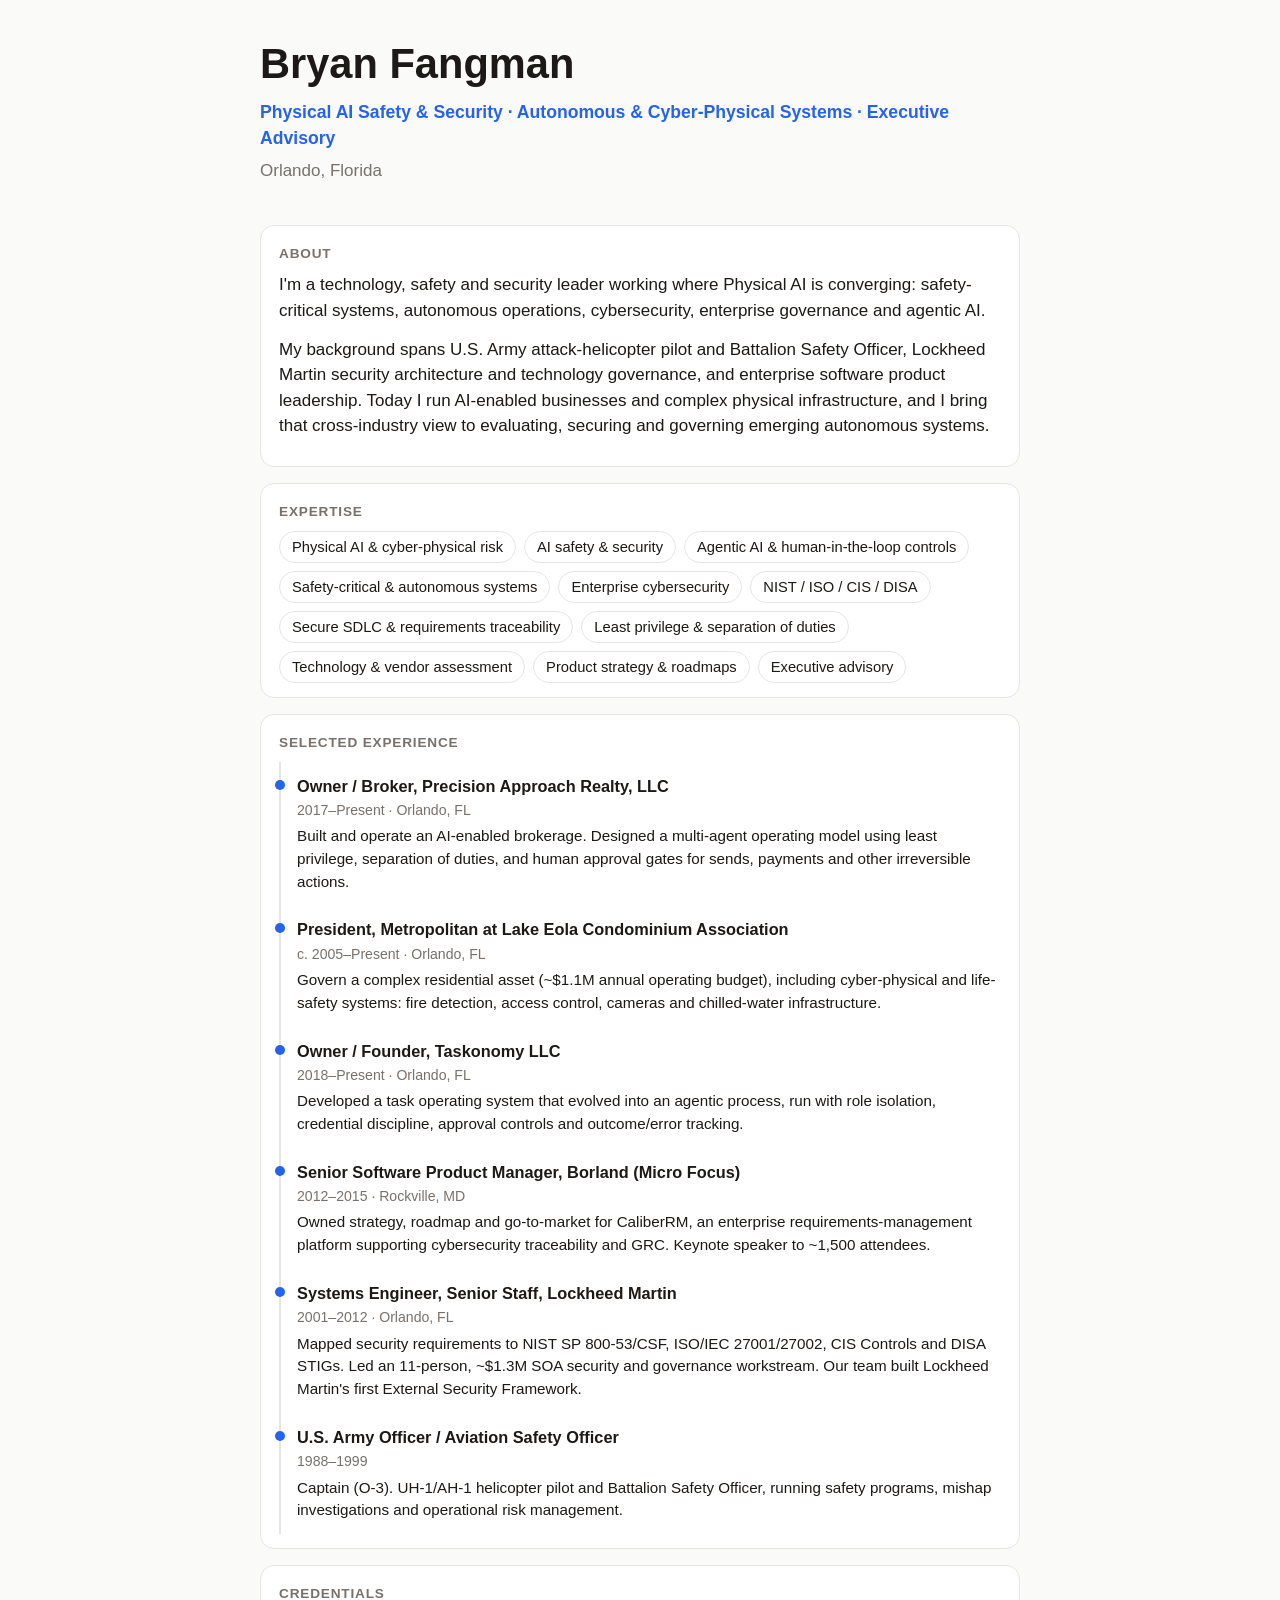
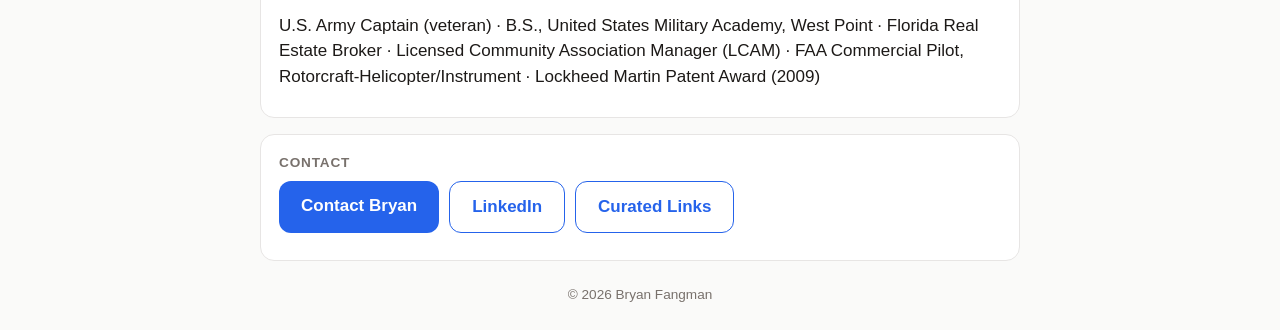
<file: index.html>
<!doctype html>
<html lang="en">
<head>
<meta charset="utf-8">
<meta name="viewport" content="width=device-width,initial-scale=1,viewport-fit=cover">
<title>Bryan Fangman | Physical AI Safety &amp; Security</title>
<meta name="description" content="Bryan Fangman: technology, safety and security leader in Physical AI, AI safety and security, agentic AI controls, and executive advisory.">
<meta property="og:type" content="profile">
<meta property="og:title" content="Bryan Fangman | Physical AI Safety &amp; Security">
<meta property="og:description" content="Safety-critical aviation, Lockheed Martin security architecture, enterprise product leadership, and hands-on agentic AI governance.">
<meta property="og:url" content="https://bryanfangman.com/">
<meta property="og:site_name" content="Bryan Fangman">
<meta name="twitter:card" content="summary">
<meta name="twitter:site" content="@fangmanb">
<meta name="twitter:title" content="Bryan Fangman | Physical AI Safety &amp; Security">
<meta name="twitter:description" content="Safety-critical aviation, Lockheed Martin security architecture, enterprise product leadership, and hands-on agentic AI governance.">
<link rel="canonical" href="https://bryanfangman.com/">
<script type="application/ld+json">
{"@context":"https://schema.org","@type":"Person","name":"Bryan Fangman","url":"https://bryanfangman.com/","jobTitle":"Owner / Broker","worksFor":{"@type":"Organization","name":"Precision Approach Realty, LLC"},"homeLocation":{"@type":"Place","name":"Orlando, Florida"},"alumniOf":{"@type":"CollegeOrUniversity","name":"United States Military Academy, West Point"},"knowsAbout":["Physical AI","AI safety and security","Agentic AI","Safety-critical and autonomous systems","Enterprise cybersecurity"],"sameAs":["https://www.linkedin.com/in/bryanfangman","https://x.com/fangmanb"]}
</script>
<meta name="color-scheme" content="light dark">
<link rel="stylesheet" href="style.css">
</head>
<body>
<header>
<h1>Bryan Fangman</h1>
<p class="headline">Physical AI Safety &amp; Security · Autonomous &amp; Cyber-Physical Systems · Executive Advisory</p>
<p class="sub">Orlando, Florida</p>
</header>
<main>
<section aria-labelledby="about">
<h2 id="about">About</h2>
<p>I'm a technology, safety and security leader working where Physical AI is converging: safety-critical systems, autonomous operations, cybersecurity, enterprise governance and agentic AI.</p>
<p>My background spans U.S. Army attack-helicopter pilot and Battalion Safety Officer, Lockheed Martin security architecture and technology governance, and enterprise software product leadership. Today I run AI-enabled businesses and complex physical infrastructure, and I bring that cross-industry view to evaluating, securing and governing emerging autonomous systems.</p>
</section>
<section aria-labelledby="expertise">
<h2 id="expertise">Expertise</h2>
<ul class="chips">
<li>Physical AI &amp; cyber-physical risk</li><li>AI safety &amp; security</li><li>Agentic AI &amp; human-in-the-loop controls</li><li>Safety-critical &amp; autonomous systems</li><li>Enterprise cybersecurity</li><li>NIST / ISO / CIS / DISA</li><li>Secure SDLC &amp; requirements traceability</li><li>Least privilege &amp; separation of duties</li><li>Technology &amp; vendor assessment</li><li>Product strategy &amp; roadmaps</li><li>Executive advisory</li>
</ul>
</section>
<section aria-labelledby="experience">
<h2 id="experience">Selected experience</h2>
<ol class="tl">
<li><h3>Owner / Broker, Precision Approach Realty, LLC</h3><span class="when">2017–Present · Orlando, FL</span><p>Built and operate an AI-enabled brokerage. Designed a multi-agent operating model using least privilege, separation of duties, and human approval gates for sends, payments and other irreversible actions.</p></li>
<li><h3>President, Metropolitan at Lake Eola Condominium Association</h3><span class="when">c. 2005–Present · Orlando, FL</span><p>Govern a complex residential asset (~$1.1M annual operating budget), including cyber-physical and life-safety systems: fire detection, access control, cameras and chilled-water infrastructure.</p></li>
<li><h3>Owner / Founder, Taskonomy LLC</h3><span class="when">2018–Present · Orlando, FL</span><p>Developed a task operating system that evolved into an agentic process, run with role isolation, credential discipline, approval controls and outcome/error tracking.</p></li>
<li><h3>Senior Software Product Manager, Borland (Micro Focus)</h3><span class="when">2012–2015 · Rockville, MD</span><p>Owned strategy, roadmap and go-to-market for CaliberRM, an enterprise requirements-management platform supporting cybersecurity traceability and GRC. Keynote speaker to ~1,500 attendees.</p></li>
<li><h3>Systems Engineer, Senior Staff, Lockheed Martin</h3><span class="when">2001–2012 · Orlando, FL</span><p>Mapped security requirements to NIST SP 800-53/CSF, ISO/IEC 27001/27002, CIS Controls and DISA STIGs. Led an 11-person, ~$1.3M SOA security and governance workstream. Our team built Lockheed Martin's first External Security Framework.</p></li>
<li><h3>U.S. Army Officer / Aviation Safety Officer</h3><span class="when">1988–1999</span><p>Captain (O-3). UH-1/AH-1 helicopter pilot and Battalion Safety Officer, running safety programs, mishap investigations and operational risk management.</p></li>
</ol>
</section>
<section aria-labelledby="creds">
<h2 id="creds">Credentials</h2>
<p>U.S. Army Captain (veteran) · B.S., United States Military Academy, West Point · Florida Real Estate Broker · Licensed Community Association Manager (LCAM) · FAA Commercial Pilot, Rotorcraft-Helicopter/Instrument · Lockheed Martin Patent Award (2009)</p>
</section>
<section aria-labelledby="contact">
<h2 id="contact">Contact</h2>
<p class="actions"><a class="btn" href="/contact/">Contact Bryan</a> <a class="btn alt" href="https://www.linkedin.com/in/bryanfangman" target="_blank" rel="noopener">LinkedIn</a> <a class="btn alt" href="/links/">Curated Links</a></p>
</section>
</main>
<footer>© 2026 Bryan Fangman</footer>
</body>
</html>
</file>
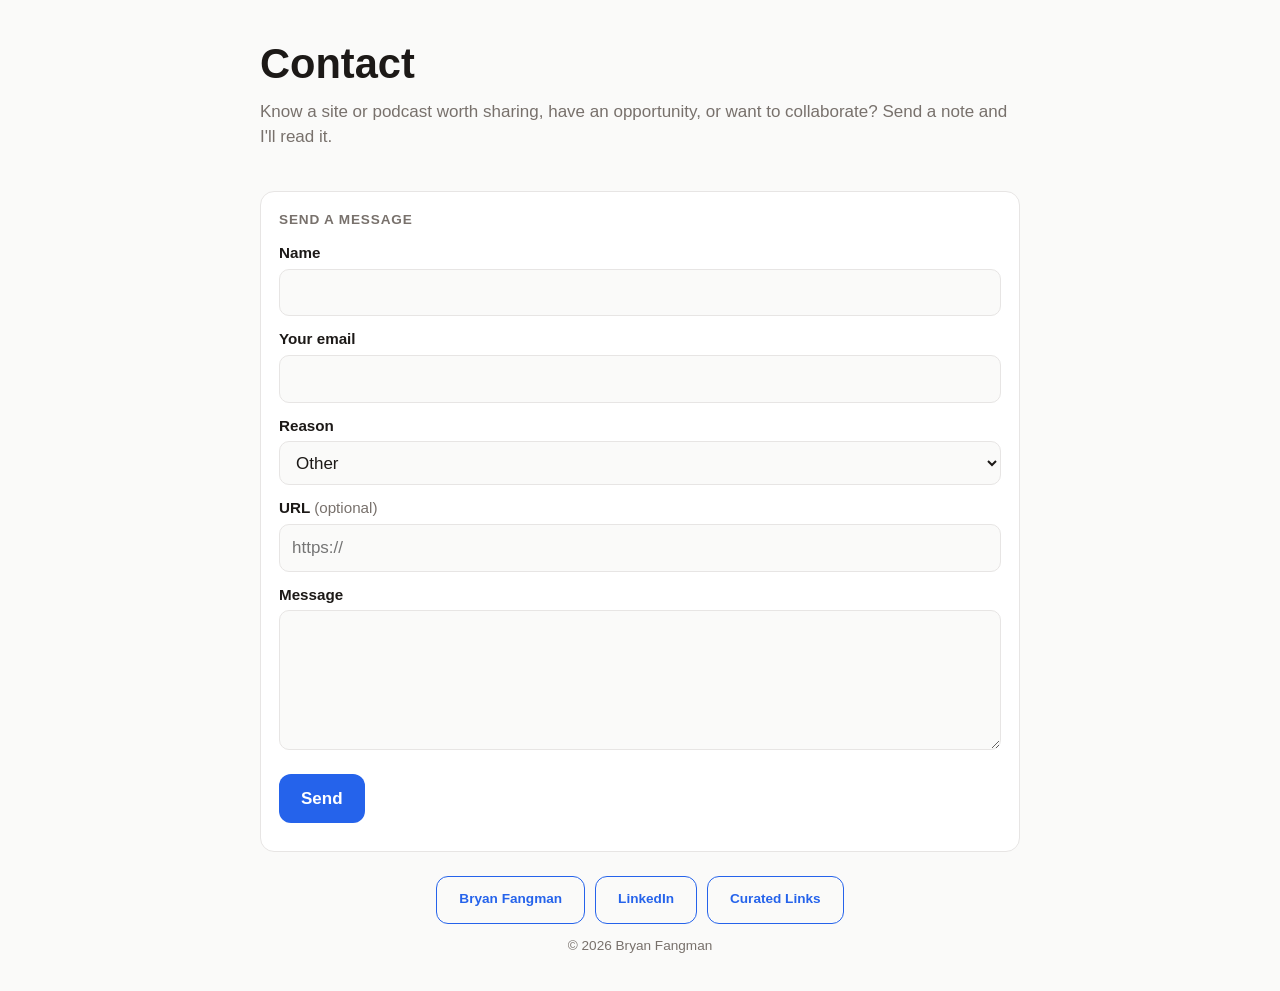
<file: contact/index.html>
<!doctype html>
<html lang="en">
<head>
<meta charset="utf-8">
<meta name="viewport" content="width=device-width,initial-scale=1,viewport-fit=cover">
<title>Contact Bryan Fangman</title>
<meta name="description" content="Contact Bryan Fangman: suggest a link or podcast, share an employment opportunity, or reach out about speaking, media or collaboration.">
<link rel="canonical" href="https://bryanfangman.com/contact/">
<meta property="og:type" content="website">
<meta property="og:title" content="Contact Bryan Fangman">
<meta property="og:description" content="Suggest a link or podcast, share an employment opportunity, or reach out about speaking, media or collaboration.">
<meta property="og:url" content="https://bryanfangman.com/contact/">
<meta property="og:site_name" content="Bryan Fangman">
<meta name="twitter:card" content="summary">
<meta name="twitter:site" content="@fangmanb">
<meta name="twitter:title" content="Contact Bryan Fangman">
<meta name="twitter:description" content="Suggest a link or podcast, share an employment opportunity, or reach out about speaking, media or collaboration.">
<meta name="color-scheme" content="light dark">
<script type="application/ld+json">
{"@context":"https://schema.org","@type":"ContactPage","name":"Contact Bryan Fangman","url":"https://bryanfangman.com/contact/","about":{"@type":"Person","name":"Bryan Fangman","url":"https://bryanfangman.com/"}}
</script>
<link rel="stylesheet" href="/style.css">
</head>
<body>
<header>
<h1>Contact</h1>
<p class="sub">Know a site or podcast worth sharing, have an opportunity, or want to collaborate? Send a note and I'll read it.</p>
</header>
<main>
<section aria-labelledby="form-h">
<h2 id="form-h">Send a message</h2>
<form id="contact-form" action="https://formspree.io/f/maeqbpob" method="POST">
<label for="name">Name</label>
<input id="name" name="name" type="text" autocomplete="name" required>
<label for="email">Your email</label>
<input id="email" name="email" type="email" autocomplete="email" required>
<label for="reason">Reason</label>
<select id="reason" name="reason" required>
<option value="Suggest a link" data-key="link">Suggest a link</option>
<option value="Podcast recommendation" data-key="podcast">Podcast recommendation</option>
<option value="Employment opportunity" data-key="employment">Employment opportunity</option>
<option value="Speaking / media" data-key="speaking">Speaking / media</option>
<option value="Collaboration" data-key="collaboration">Collaboration</option>
<option value="Other" data-key="other" selected>Other</option>
</select>
<label for="url">URL <span class="opt">(optional)</span></label>
<input id="url" name="url" type="url" inputmode="url" placeholder="https://">
<label for="message">Message</label>
<textarea id="message" name="message" required></textarea>
<div class="hp" aria-hidden="true"><label for="_gotcha">Leave this field empty</label><input id="_gotcha" name="_gotcha" type="text" tabindex="-1" autocomplete="off"></div>
<input type="hidden" id="_subject" name="_subject" value="bryanfangman.com contact: Other">
<button class="btn" type="submit">Send</button>
<p id="status" class="status" role="status" aria-live="polite"></p>
</form>
</section>
</main>
<footer><nav class="actions" aria-label="Site"><a class="btn alt" href="/">Bryan Fangman</a> <a class="btn alt" href="https://www.linkedin.com/in/bryanfangman" target="_blank" rel="noopener">LinkedIn</a> <a class="btn alt" href="/links/">Curated Links</a></nav><p>© 2026 Bryan Fangman</p></footer>
<script>
(function(){
var f=document.getElementById('contact-form'),r=document.getElementById('reason'),s=document.getElementById('_subject'),st=document.getElementById('status');
var k=new URLSearchParams(location.search).get('reason');
if(k){for(var i=0;i<r.options.length;i++){if(r.options[i].dataset.key===k.toLowerCase()){r.selectedIndex=i;}}}
function sub(){s.value='bryanfangman.com contact: '+r.value;}
r.addEventListener('change',sub);sub();
f.addEventListener('submit',function(e){
e.preventDefault();sub();st.textContent='Sending…';
fetch(f.action,{method:'POST',body:new FormData(f),headers:{'Accept':'application/json'}}).then(function(res){
if(res.ok){f.reset();sub();st.textContent='Thanks! Your message was sent.';}
else{st.textContent='Sorry, something went wrong. Please try again later.';}
}).catch(function(){st.textContent='Sorry, something went wrong. Please try again later.';});
});
})();
</script>
</body>
</html>
</file>
<file: style.css>
:root{--bg:#fafaf9;--card:#fff;--fg:#1c1917;--muted:#78716c;--line:#e7e5e4;--accent:#2563eb;--onacc:#fff}
@media (prefers-color-scheme:dark){:root{--bg:#0c0a09;--card:#1c1917;--fg:#f5f5f4;--muted:#a8a29e;--line:#292524;--accent:#60a5fa;--onacc:#0c0a09}}
*{box-sizing:border-box}
html{-webkit-text-size-adjust:100%}
body{margin:0;background:var(--bg);color:var(--fg);font:17px/1.5 -apple-system,BlinkMacSystemFont,"Segoe UI",Roboto,Helvetica,Arial,sans-serif;
padding:max(20px,env(safe-area-inset-top)) max(16px,env(safe-area-inset-right)) max(24px,env(safe-area-inset-bottom)) max(16px,env(safe-area-inset-left));overflow-x:hidden}
header,main,footer{max-width:760px;margin:0 auto}
header{padding:12px 0 8px}
h1{font-size:2rem;line-height:1.15;margin:.2em 0 .25em}
.headline{font-size:1.1rem;font-weight:600;color:var(--accent);margin:0 0 .4em}
.sub,.muted{color:var(--muted);margin:0 0 1em}
section{background:var(--card);border:1px solid var(--line);border-radius:14px;padding:6px 18px 14px;margin:16px 0}
h2{font-size:.85rem;text-transform:uppercase;letter-spacing:.06em;color:var(--muted);margin:12px 0 8px}
h3{font-size:1.02rem;margin:0}
p{margin:0 0 .8em}
.chips{list-style:none;margin:0;padding:0;display:flex;flex-wrap:wrap;gap:8px}
.chips li{border:1px solid var(--line);border-radius:99px;padding:4px 12px;font-size:.92rem}
.tl{list-style:none;margin:0;padding:0}
.tl li{padding:12px 0 12px 16px;border-left:2px solid var(--line);position:relative}
.tl li::before{content:"";position:absolute;left:-6px;top:18px;width:10px;height:10px;border-radius:50%;background:var(--accent)}
.when{display:block;color:var(--muted);font-size:.88rem;margin:2px 0 4px}
.tl p{margin:0;font-size:.95rem}
.btn{display:inline-block;background:var(--accent);color:var(--onacc);text-decoration:none;font-weight:600;padding:12px 22px;border-radius:12px;min-height:48px}
.btn:focus-visible{outline:3px solid var(--fg);outline-offset:2px}
footer{margin-top:24px;text-align:center;font-size:.85rem;color:var(--muted)}
@media (min-width:700px){h1{font-size:2.6rem}}
.actions{display:flex;flex-wrap:wrap;gap:10px}
.btn.alt{background:transparent;color:var(--accent);border:1px solid var(--accent)}
form label{display:block;font-weight:600;font-size:.95rem;margin:12px 0 4px}
form input,form select,form textarea{width:100%;font:inherit;color:var(--fg);background:var(--bg);border:1px solid var(--line);border-radius:10px;padding:10px 12px;min-height:44px}
form textarea{min-height:140px;resize:vertical}
form button.btn{border:0;cursor:pointer;margin-top:16px;font:inherit;font-weight:600}
.opt{font-weight:400;color:var(--muted)}
.hp{position:absolute;left:-9999px;width:1px;height:1px;overflow:hidden}
.status{margin-top:12px}
footer .actions{justify-content:center;margin-bottom:12px}
</file>
